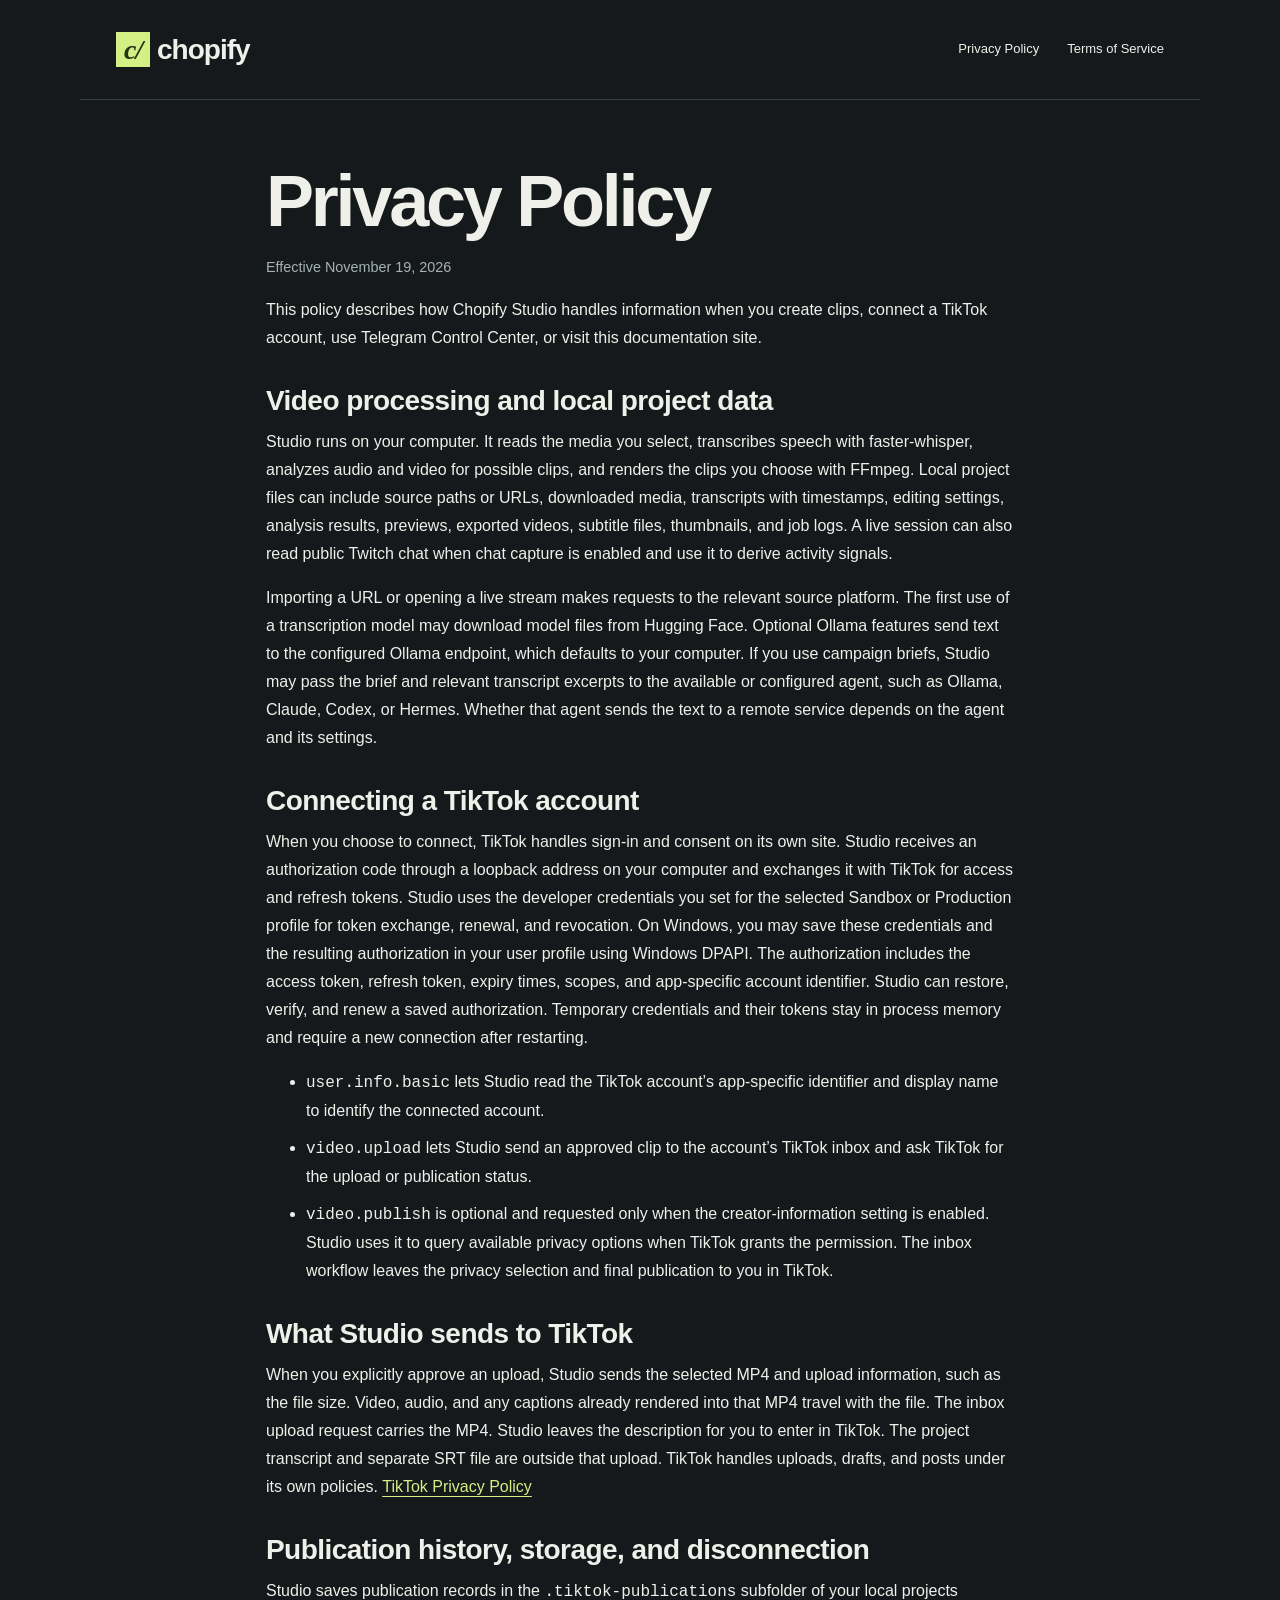
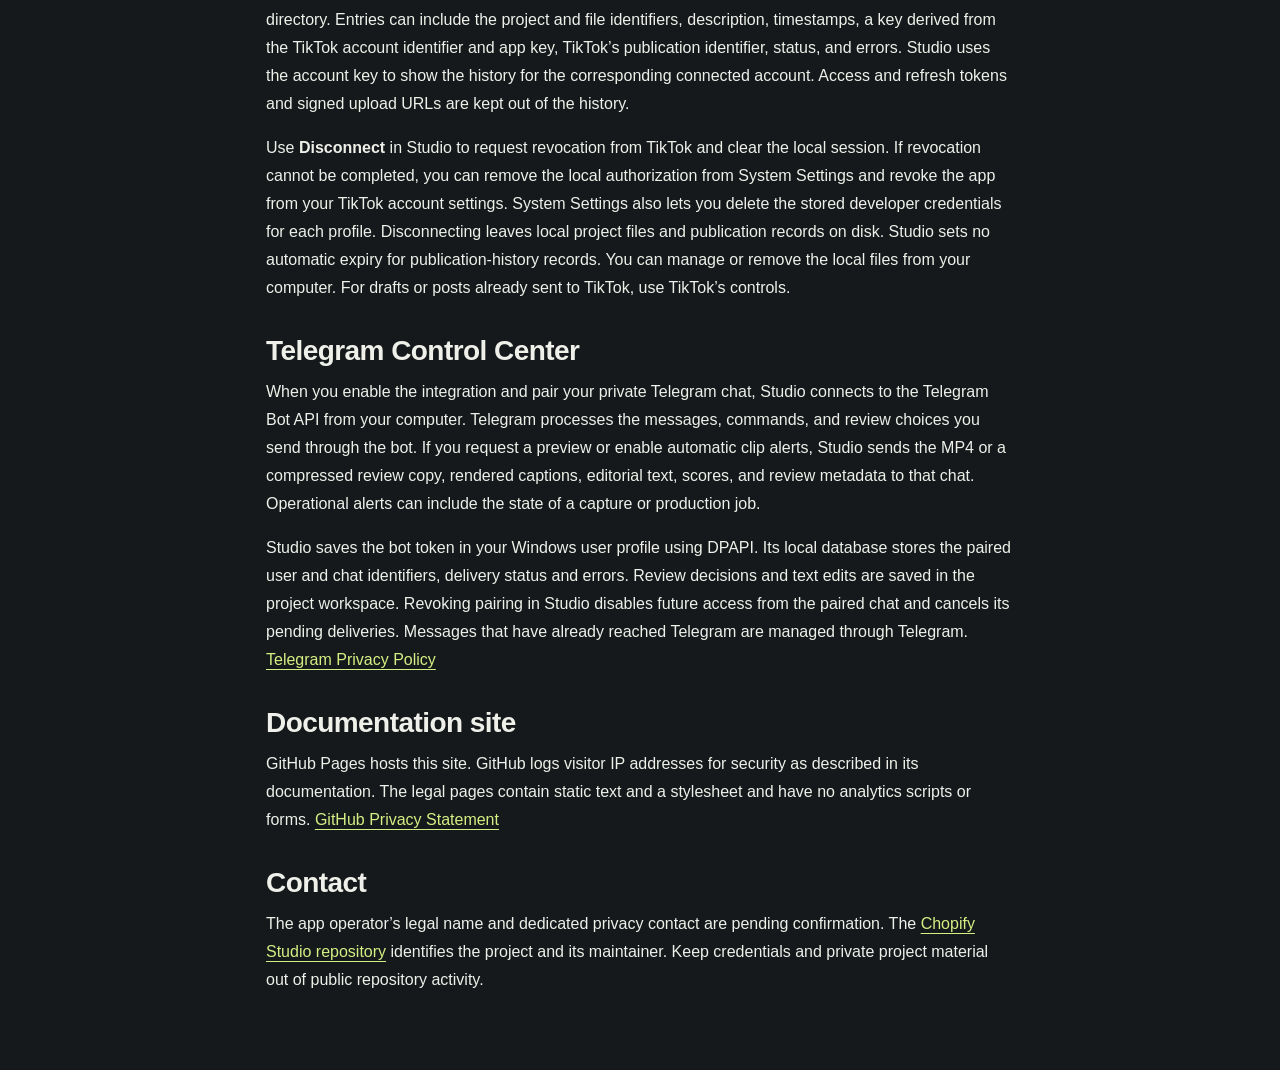
<file: docs/privacy-policy.html>
<!doctype html>
<html lang="en">
  <head>
    <meta charset="utf-8" />
    <meta name="viewport" content="width=device-width, initial-scale=1" />
    <meta name="description" content="How Chopify Studio processes local video projects, connects to TikTok and Telegram, and handles publication history." />
    <title>Privacy Policy | Chopify Studio</title>
    <link rel="stylesheet" href="site.css" />
  </head>
  <body>
    <a class="skip" href="#main">Skip to content</a>
    <header>
      <a class="logo" href="./"><span>c/</span> chopify</a>
      <nav aria-label="Legal navigation">
        <a href="privacy-policy.html" aria-current="page">Privacy Policy</a>
        <a href="terms-of-service.html">Terms of Service</a>
      </nav>
    </header>
    <main id="main" class="legal-page">
      <h1>Privacy Policy</h1>
      <p class="legal-date">Effective <time datetime="2026-11-19">November 19, 2026</time></p>
      <p>This policy describes how Chopify Studio handles information when you create clips, connect a TikTok account, use Telegram Control Center, or visit this documentation site.</p>

      <h2>Video processing and local project data</h2>
      <p>Studio runs on your computer. It reads the media you select, transcribes speech with faster-whisper, analyzes audio and video for possible clips, and renders the clips you choose with FFmpeg. Local project files can include source paths or URLs, downloaded media, transcripts with timestamps, editing settings, analysis results, previews, exported videos, subtitle files, thumbnails, and job logs. A live session can also read public Twitch chat when chat capture is enabled and use it to derive activity signals.</p>
      <p>Importing a URL or opening a live stream makes requests to the relevant source platform. The first use of a transcription model may download model files from Hugging Face. Optional Ollama features send text to the configured Ollama endpoint, which defaults to your computer. If you use campaign briefs, Studio may pass the brief and relevant transcript excerpts to the available or configured agent, such as Ollama, Claude, Codex, or Hermes. Whether that agent sends the text to a remote service depends on the agent and its settings.</p>

      <h2>Connecting a TikTok account</h2>
      <p>When you choose to connect, TikTok handles sign-in and consent on its own site. Studio receives an authorization code through a loopback address on your computer and exchanges it with TikTok for access and refresh tokens. Studio uses the developer credentials you set for the selected Sandbox or Production profile for token exchange, renewal, and revocation. On Windows, you may save these credentials and the resulting authorization in your user profile using Windows DPAPI. The authorization includes the access token, refresh token, expiry times, scopes, and app-specific account identifier. Studio can restore, verify, and renew a saved authorization. Temporary credentials and their tokens stay in process memory and require a new connection after restarting.</p>
      <ul>
        <li><code>user.info.basic</code> lets Studio read the TikTok account’s app-specific identifier and display name to identify the connected account.</li>
        <li><code>video.upload</code> lets Studio send an approved clip to the account’s TikTok inbox and ask TikTok for the upload or publication status.</li>
        <li><code>video.publish</code> is optional and requested only when the creator-information setting is enabled. Studio uses it to query available privacy options when TikTok grants the permission. The inbox workflow leaves the privacy selection and final publication to you in TikTok.</li>
      </ul>

      <h2>What Studio sends to TikTok</h2>
      <p>When you explicitly approve an upload, Studio sends the selected MP4 and upload information, such as the file size. Video, audio, and any captions already rendered into that MP4 travel with the file. The inbox upload request carries the MP4. Studio leaves the description for you to enter in TikTok. The project transcript and separate SRT file are outside that upload. TikTok handles uploads, drafts, and posts under its own policies. <a href="https://www.tiktok.com/legal/page/row/privacy-policy/en">TikTok Privacy Policy</a></p>

      <h2>Publication history, storage, and disconnection</h2>
      <p>Studio saves publication records in the <code>.tiktok-publications</code> subfolder of your local projects directory. Entries can include the project and file identifiers, description, timestamps, a key derived from the TikTok account identifier and app key, TikTok’s publication identifier, status, and errors. Studio uses the account key to show the history for the corresponding connected account. Access and refresh tokens and signed upload URLs are kept out of the history.</p>
      <p>Use <strong>Disconnect</strong> in Studio to request revocation from TikTok and clear the local session. If revocation cannot be completed, you can remove the local authorization from System Settings and revoke the app from your TikTok account settings. System Settings also lets you delete the stored developer credentials for each profile. Disconnecting leaves local project files and publication records on disk. Studio sets no automatic expiry for publication-history records. You can manage or remove the local files from your computer. For drafts or posts already sent to TikTok, use TikTok’s controls.</p>

      <h2>Telegram Control Center</h2>
      <p>When you enable the integration and pair your private Telegram chat, Studio connects to the Telegram Bot API from your computer. Telegram processes the messages, commands, and review choices you send through the bot. If you request a preview or enable automatic clip alerts, Studio sends the MP4 or a compressed review copy, rendered captions, editorial text, scores, and review metadata to that chat. Operational alerts can include the state of a capture or production job.</p>
      <p>Studio saves the bot token in your Windows user profile using DPAPI. Its local database stores the paired user and chat identifiers, delivery status and errors. Review decisions and text edits are saved in the project workspace. Revoking pairing in Studio disables future access from the paired chat and cancels its pending deliveries. Messages that have already reached Telegram are managed through Telegram. <a href="https://telegram.org/privacy">Telegram Privacy Policy</a></p>

      <h2>Documentation site</h2>
      <p>GitHub Pages hosts this site. GitHub logs visitor IP addresses for security as described in its documentation. The legal pages contain static text and a stylesheet and have no analytics scripts or forms. <a href="https://docs.github.com/en/site-policy/privacy-policies/github-general-privacy-statement">GitHub Privacy Statement</a></p>

      <h2>Contact</h2>
      <p>The app operator’s legal name and dedicated privacy contact are pending confirmation. The <a href="https://github.com/Robprzz/chopify-1">Chopify Studio repository</a> identifies the project and its maintainer. Keep credentials and private project material out of public repository activity.</p>
    </main>
  </body>
</html>
</file>
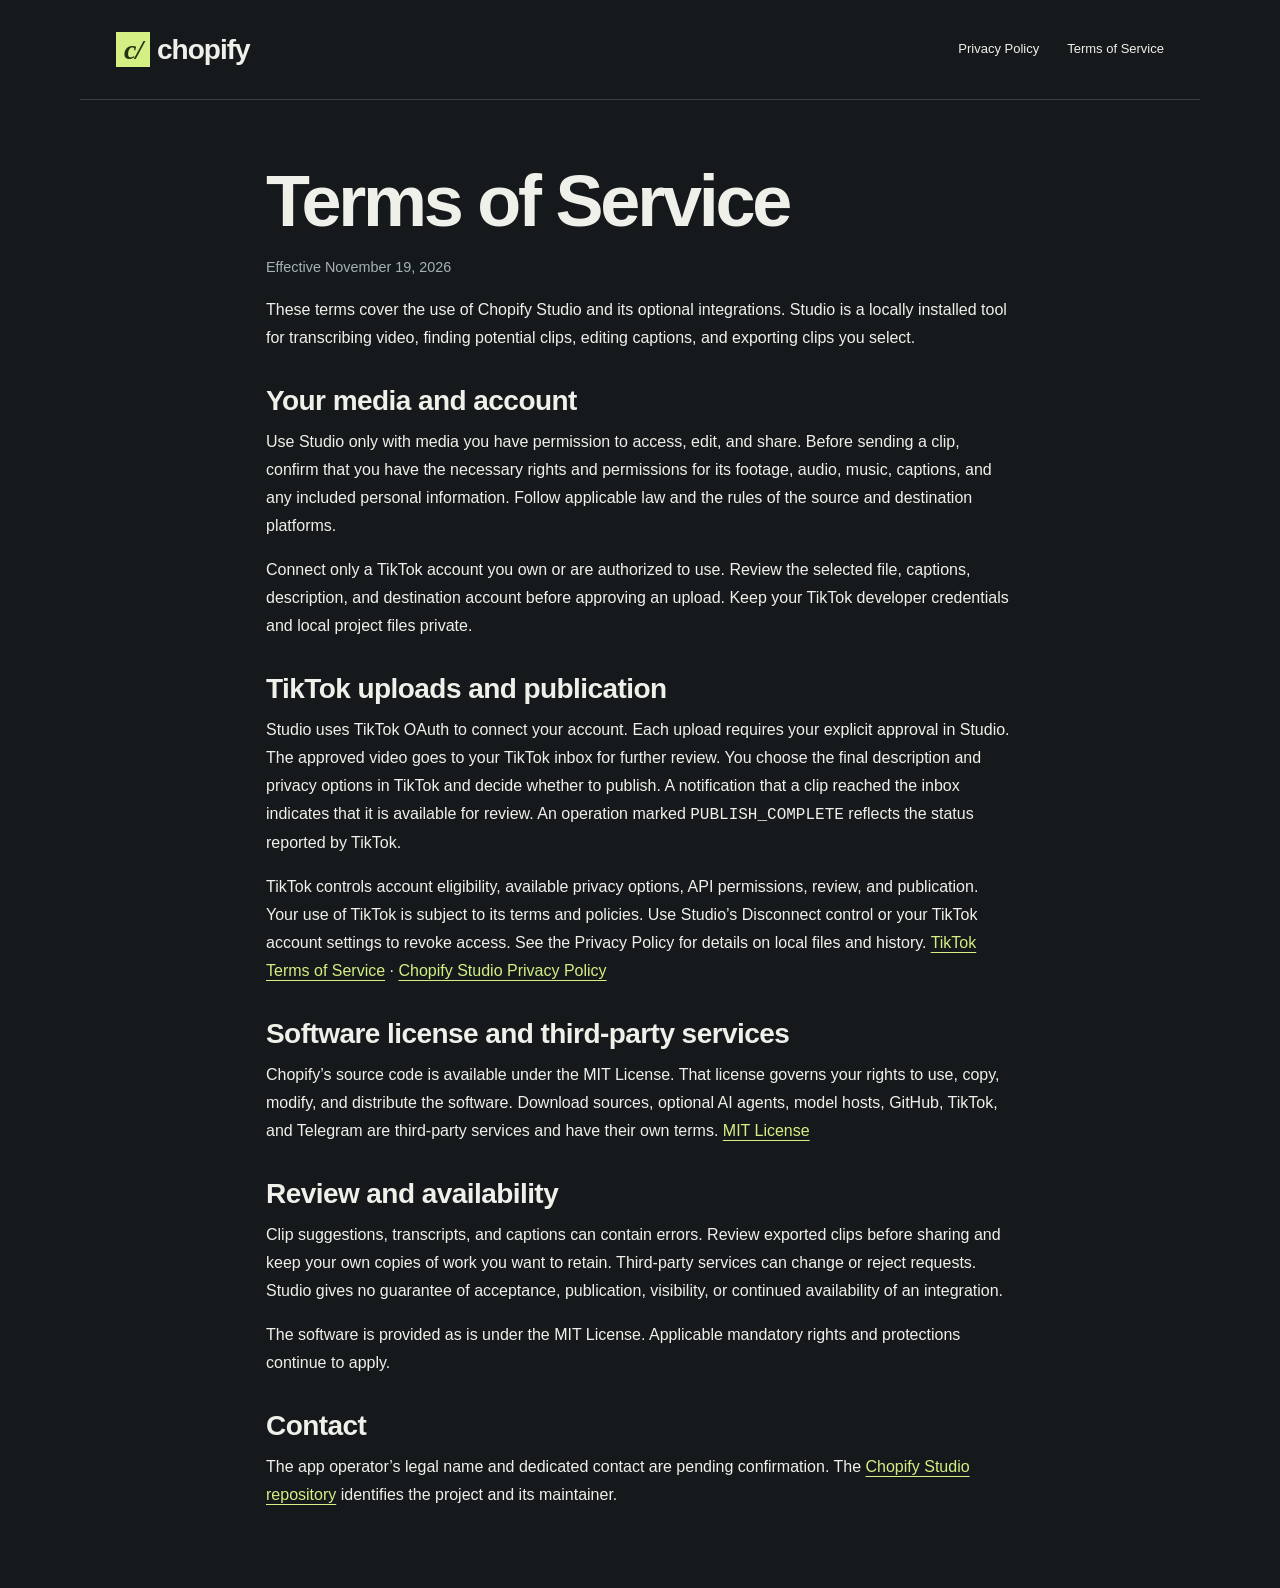
<file: docs/terms-of-service.html>
<!doctype html>
<html lang="en">
  <head>
    <meta charset="utf-8" />
    <meta name="viewport" content="width=device-width, initial-scale=1" />
    <meta name="description" content="Terms for using Chopify Studio to create, review, and share video clips." />
    <title>Terms of Service | Chopify Studio</title>
    <link rel="stylesheet" href="site.css" />
  </head>
  <body>
    <a class="skip" href="#main">Skip to content</a>
    <header>
      <a class="logo" href="./"><span>c/</span> chopify</a>
      <nav aria-label="Legal navigation">
        <a href="privacy-policy.html">Privacy Policy</a>
        <a href="terms-of-service.html" aria-current="page">Terms of Service</a>
      </nav>
    </header>
    <main id="main" class="legal-page">
      <h1>Terms of Service</h1>
      <p class="legal-date">Effective <time datetime="2026-11-19">November 19, 2026</time></p>
      <p>These terms cover the use of Chopify Studio and its optional integrations. Studio is a locally installed tool for transcribing video, finding potential clips, editing captions, and exporting clips you select.</p>

      <h2>Your media and account</h2>
      <p>Use Studio only with media you have permission to access, edit, and share. Before sending a clip, confirm that you have the necessary rights and permissions for its footage, audio, music, captions, and any included personal information. Follow applicable law and the rules of the source and destination platforms.</p>
      <p>Connect only a TikTok account you own or are authorized to use. Review the selected file, captions, description, and destination account before approving an upload. Keep your TikTok developer credentials and local project files private.</p>

      <h2>TikTok uploads and publication</h2>
      <p>Studio uses TikTok OAuth to connect your account. Each upload requires your explicit approval in Studio. The approved video goes to your TikTok inbox for further review. You choose the final description and privacy options in TikTok and decide whether to publish. A notification that a clip reached the inbox indicates that it is available for review. An operation marked <code>PUBLISH_COMPLETE</code> reflects the status reported by TikTok.</p>
      <p>TikTok controls account eligibility, available privacy options, API permissions, review, and publication. Your use of TikTok is subject to its terms and policies. Use Studio’s Disconnect control or your TikTok account settings to revoke access. See the Privacy Policy for details on local files and history. <a href="https://www.tiktok.com/legal/page/row/terms-of-service/en">TikTok Terms of Service</a> · <a href="privacy-policy.html">Chopify Studio Privacy Policy</a></p>

      <h2>Software license and third-party services</h2>
      <p>Chopify’s source code is available under the MIT License. That license governs your rights to use, copy, modify, and distribute the software. Download sources, optional AI agents, model hosts, GitHub, TikTok, and Telegram are third-party services and have their own terms. <a href="https://github.com/Robprzz/chopify-1/blob/feature/anqora-media-studio-v2/LICENSE">MIT License</a></p>

      <h2>Review and availability</h2>
      <p>Clip suggestions, transcripts, and captions can contain errors. Review exported clips before sharing and keep your own copies of work you want to retain. Third-party services can change or reject requests. Studio gives no guarantee of acceptance, publication, visibility, or continued availability of an integration.</p>
      <p>The software is provided as is under the MIT License. Applicable mandatory rights and protections continue to apply.</p>

      <h2>Contact</h2>
      <p>The app operator’s legal name and dedicated contact are pending confirmation. The <a href="https://github.com/Robprzz/chopify-1">Chopify Studio repository</a> identifies the project and its maintainer.</p>
    </main>
  </body>
</html>
</file>
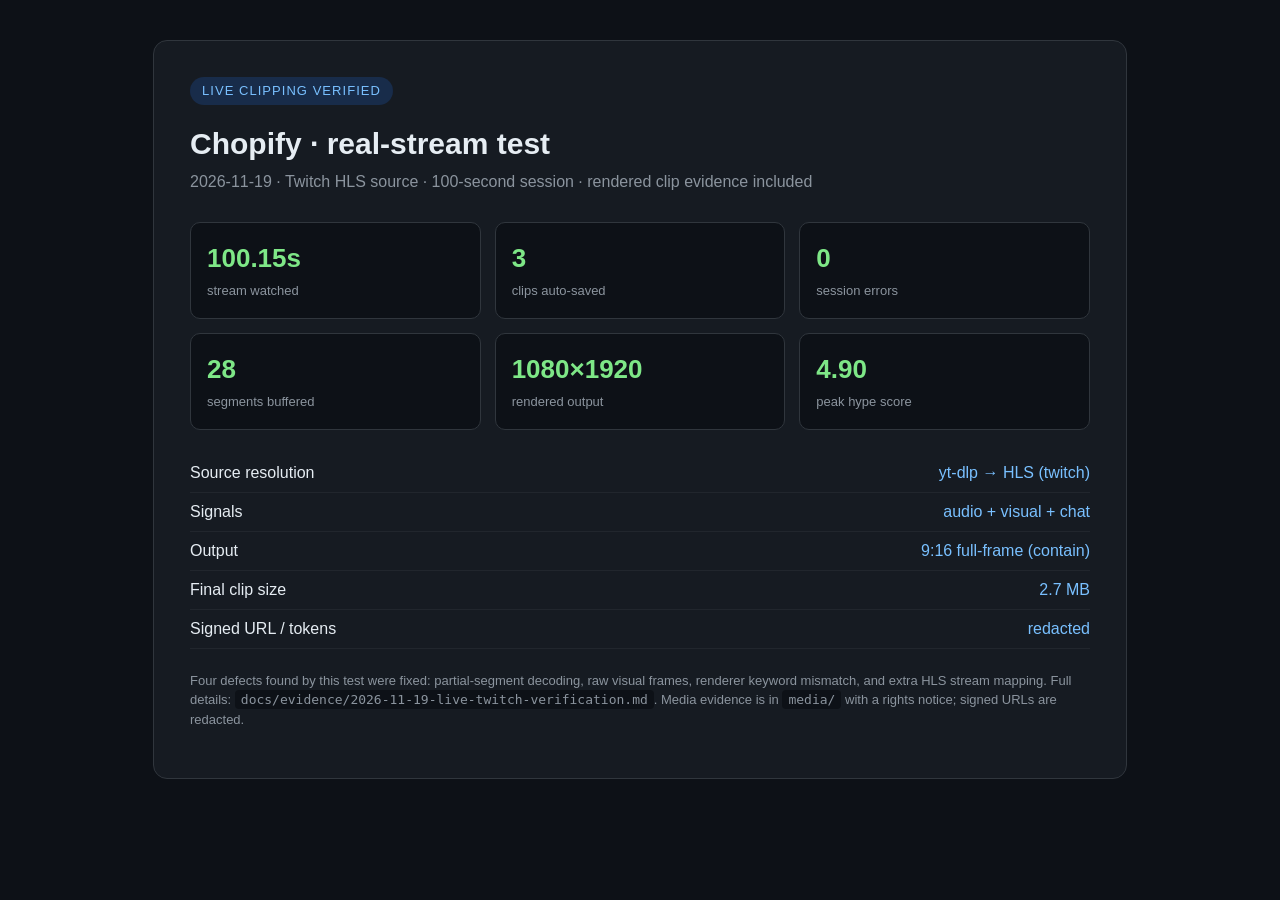
<file: docs/evidence/verification-card.html>
<!doctype html>
<html lang="en">
<head>
<meta charset="utf-8">
<title>Chopify live clipping — verification</title>
<style>
  body { margin:0; background:#0d1117; color:#e6edf3; font:16px/1.5 -apple-system,Segoe UI,sans-serif; }
  .card { max-width:900px; margin:40px auto; padding:36px; background:#161b22; border:1px solid #30363d; border-radius:14px; }
  .badge { display:inline-block; padding:4px 12px; border-radius:999px; background:#1f6feb33; color:#79c0ff; font-size:13px; letter-spacing:.08em; }
  h1 { margin:16px 0 4px; font-size:30px; }
  .sub { color:#8b949e; margin-bottom:28px; }
  .grid { display:grid; grid-template-columns:repeat(3,1fr); gap:14px; margin:24px 0; }
  .stat { background:#0d1117; border:1px solid #30363d; border-radius:10px; padding:16px; }
  .stat b { display:block; font-size:26px; color:#7ee787; }
  .stat span { color:#8b949e; font-size:13px; }
  table { width:100%; border-collapse:collapse; }
  td { padding:7px 0; border-bottom:1px solid #21262d; }
  td:last-child { text-align:right; color:#79c0ff; }
  .note { margin-top:22px; color:#8b949e; font-size:13px; }
  code { background:#0d1117; padding:2px 6px; border-radius:4px; }
</style>
</head>
<body>
  <div class="card">
    <span class="badge">LIVE CLIPPING VERIFIED</span>
    <h1>Chopify · real-stream test</h1>
    <div class="sub">2026-11-19 · Twitch HLS source · 100-second session · rendered clip evidence included</div>
    <div class="grid">
      <div class="stat"><b>100.15s</b><span>stream watched</span></div>
      <div class="stat"><b>3</b><span>clips auto-saved</span></div>
      <div class="stat"><b>0</b><span>session errors</span></div>
      <div class="stat"><b>28</b><span>segments buffered</span></div>
      <div class="stat"><b>1080×1920</b><span>rendered output</span></div>
      <div class="stat"><b>4.90</b><span>peak hype score</span></div>
    </div>
    <table>
      <tr><td>Source resolution</td><td>yt-dlp → HLS (twitch)</td></tr>
      <tr><td>Signals</td><td>audio + visual + chat</td></tr>
      <tr><td>Output</td><td>9:16 full-frame (contain)</td></tr>
      <tr><td>Final clip size</td><td>2.7 MB</td></tr>
      <tr><td>Signed URL / tokens</td><td>redacted</td></tr>
    </table>
    <p class="note">Four defects found by this test were fixed: partial-segment decoding,
    raw visual frames, renderer keyword mismatch, and extra HLS stream mapping.
    Full details: <code>docs/evidence/2026-11-19-live-twitch-verification.md</code>.
    Media evidence is in <code>media/</code> with a rights notice; signed URLs are redacted.</p>
  </div>
</body>
</html>
</file>
<file: docs/site.css>
:root {
  color-scheme: dark;
  --bg: #15191b;
  --ink: #eef0e9;
  --muted: #a5b2b4;
  --line: #354044;
  --accent: #d4ef83;
  font-family: "Segoe UI", Arial, sans-serif;
}
* {
  box-sizing: border-box;
}
html {
  scroll-behavior: smooth;
  scroll-padding-top: 30px;
}
body {
  margin: 0;
  background: var(--bg);
  color: var(--ink);
  font-size: 16px;
  line-height: 1.75;
}
a {
  color: var(--accent);
  text-underline-offset: 4px;
}
a:focus-visible,
summary:focus-visible {
  outline: 2px solid var(--accent);
  outline-offset: 6px;
}
.skip {
  position: absolute;
  left: 20px;
  top: -100px;
  background: var(--accent);
  color: #14200c;
  padding: 10px;
  z-index: 2;
}
.skip:focus {
  top: 10px;
}
header,
main,
footer {
  max-width: 1120px;
  margin: auto;
  padding: 0 36px;
}
header {
  display: flex;
  justify-content: space-between;
  align-items: center;
  height: 100px;
  border-bottom: 1px solid var(--line);
}
.logo {
  font-weight: 800;
  font-size: 28px;
  color: var(--ink);
  text-decoration: none;
  letter-spacing: -1px;
}
.logo span {
  background: var(--accent);
  color: #233314;
  font-family: Georgia, serif;
  font-style: italic;
  padding: 2px 8px;
}
nav {
  display: flex;
  gap: 28px;
  font-size: 13px;
}
nav a {
  color: var(--ink);
  text-decoration: none;
}
.hero {
  padding-top: 75px;
}
.eyebrow,
.tag {
  font:
    10px/1.6 Consolas,
    monospace;
  letter-spacing: 1.5px;
  color: var(--accent);
}
h1 {
  font-size: clamp(56px, 7.5vw, 94px);
  line-height: 1.04;
  letter-spacing: -5px;
  margin: 30px 0;
}
h1 em {
  font:
    italic 1em Georgia,
    serif;
  color: var(--accent);
}
.lead {
  max-width: 640px;
  font-size: 19px;
  color: var(--muted);
  line-height: 1.75;
}
.actions {
  display: flex;
  gap: 25px;
  align-items: center;
  margin-top: 30px;
  font-size: 13px;
}
.button {
  background: var(--accent);
  color: #203113;
  text-decoration: none;
  border-radius: 5px;
  font-weight: 650;
  padding: 14px 20px;
}
.fine {
  font-size: 11px;
  color: var(--muted);
  margin-top: 20px;
}
.hero figure {
  margin: 45px 0 0;
  max-width: 760px;
}
.hero img {
  width: 100%;
  height: auto;
  display: block;
  border: 1px solid var(--line);
  border-radius: 8px;
}
figcaption {
  font-size: 10px;
  color: var(--muted);
  margin-top: 12px;
}
section {
  padding: 70px 0;
  border-bottom: 1px solid var(--line);
}
h2 {
  font-size: 36px;
  font-weight: 550;
  letter-spacing: -1.5px;
  line-height: 1.2;
  margin: 14px 0 28px;
}
h3 {
  font-size: 18px;
  letter-spacing: -0.4px;
  font-weight: 550;
}
.features {
  display: grid;
  grid-template-columns: 1fr 1fr;
  gap: 36px 65px;
}
.features article {
  border-top: 1px solid var(--line);
  padding-top: 20px;
}
.features p,
section > p,
.install p {
  color: var(--muted);
  font-size: 14px;
}
.note {
  border-left: 2px solid var(--accent);
  padding-left: 18px;
  margin-top: 40px;
}
.install {
  display: grid;
  grid-template-columns: 0.85fr 1.15fr;
  gap: 50px;
}
.code {
  background: #0d1416;
  border: 1px solid var(--line);
  padding: 24px;
  border-radius: 8px;
  align-self: center;
  min-width: 0;
}
.code > span {
  font:
    9px Consolas,
    monospace;
  letter-spacing: 1px;
  color: var(--accent);
}
pre {
  font:
    12px/2 Consolas,
    monospace;
  overflow-x: auto;
}
.code p {
  font-size: 11px;
}
.command {
  background: #0d1416;
  border-left: 2px solid var(--accent);
  padding: 20px;
}
.resources {
  display: flex;
  gap: 20px;
  flex-wrap: wrap;
  font-size: 12px;
}
.resources h2 {
  width: 100%;
}
details {
  border-top: 1px solid var(--line);
  padding: 20px 0;
}
summary {
  cursor: pointer;
  font-size: 17px;
  font-weight: 500;
}
details p {
  color: var(--muted);
  font-size: 14px;
  max-width: 800px;
}
footer {
  display: flex;
  justify-content: space-between;
  gap: 25px;
  font:
    10px/1.7 Consolas,
    monospace;
  color: var(--muted);
  padding-top: 30px;
  padding-bottom: 40px;
}
.legal-page {
  max-width: 820px;
  padding-top: clamp(2rem, 6vw, 4rem);
  padding-bottom: 4rem;
  overflow-wrap: break-word;
}
.legal-page h1 {
  font-size: clamp(2.6rem, 8vw, 4.5rem);
  letter-spacing: -0.045em;
  margin: 0 0 1rem;
}
.legal-page h2 {
  font-size: clamp(1.35rem, 4vw, 1.75rem);
  letter-spacing: -0.02em;
  margin: 2rem 0 .65rem;
}
.legal-page p,
.legal-page ul {
  margin: .65rem 0 1rem;
}
.legal-page li + li {
  margin-top: .55rem;
}
.legal-date {
  color: var(--muted);
  font-size: .9rem;
}
@media (max-width: 700px) {
  header,
  main,
  footer {
    padding-left: 22px;
    padding-right: 22px;
  }
  header {
    height: 85px;
  }
  .logo {
    font-size: 22px;
  }
  nav {
    gap: 14px;
    font-size: 11px;
  }
  nav a:nth-child(3) {
    display: none;
  }
  .hero {
    padding-top: 45px;
  }
  h1 {
    letter-spacing: -3px;
  }
  .lead {
    font-size: 16px;
  }
  .features,
  .install {
    grid-template-columns: 1fr;
    gap: 28px;
  }
  .actions {
    flex-wrap: wrap;
    gap: 18px;
  }
  section {
    padding: 45px 0;
  }
  h2 {
    font-size: 30px;
  }
  .features {
    gap: 22px;
  }
  footer {
    flex-direction: column;
    gap: 15px;
  }
  .code {
    padding: 17px;
  }
  .command {
    font-size: 11px;
  }
  .eyebrow {
    font-size: 9px;
  }
}
@media (prefers-reduced-motion: reduce) {
  html {
    scroll-behavior: auto;
  }
}
</file>
